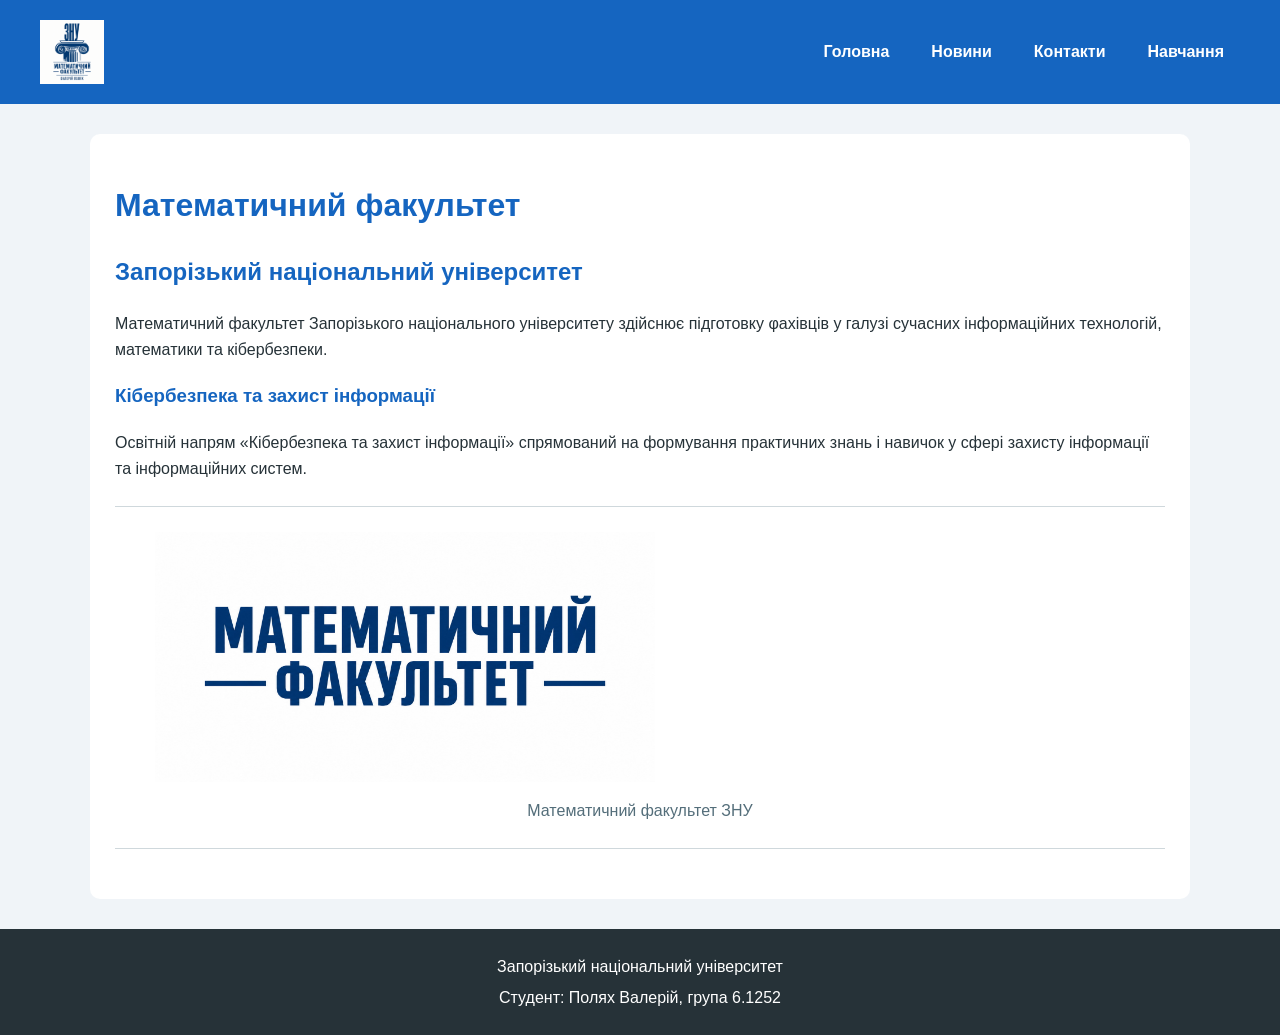
<file: index.html>
<!DOCTYPE html>
<html lang="uk">
<head>
    <meta charset="UTF-8">
    <meta name="viewport" content="width=device-width, initial-scale=1.0">
    <title>Запорізький національний університет</title>
    <link rel="shortcut icon" href="./image/favicon.ico" type="image/x-icon">
    <link rel="stylesheet" href="./css/style.css">
</head>
<body>

    <header>
        <img src="./image/logo.png"
             alt="Логотип Запорізького національного університету"
             width="64"
             height="64">

        <nav>
            <a href="index.html">Головна</a>
            <a href="news.html">Новини</a>
            <a href="contacts.html">Контакти</a>
            <a href="education.html">Навчання</a>
        </nav>
    </header>

    <main>
        <h1>Математичний факультет</h1>
        <h2>Запорізький національний університет</h2>
        
        <p>
            Математичний факультет Запорізького національного університету 
            здійснює підготовку φахівців у галузі сучасних інформаційних 
            технологій, математики та кібербезпеки.
        </p>

        <h3>Кібербезпека та захист інформації</h3>
        
        <p>
            Освітній напрям «Кібербезпека та захист інформації» спрямований 
            на формування практичних знань і навичок у сфері захисту 
            інформації та інформаційних систем.
        </p>

        <hr>

        <figure>
            <img src="./image/faculty.jpg"
                 alt="Математичний факультет Запорізького національного університету"
                 width="500">
            <figcaption>Математичний факультет ЗНУ</figcaption>
        </figure>

        <hr>
    </main>

    <footer>
        <p>Запорізький національний університет</p>
        <p>Студент: Полях Валерій, група 6.1252</p>
    </footer>

</body>
</html>
</file>
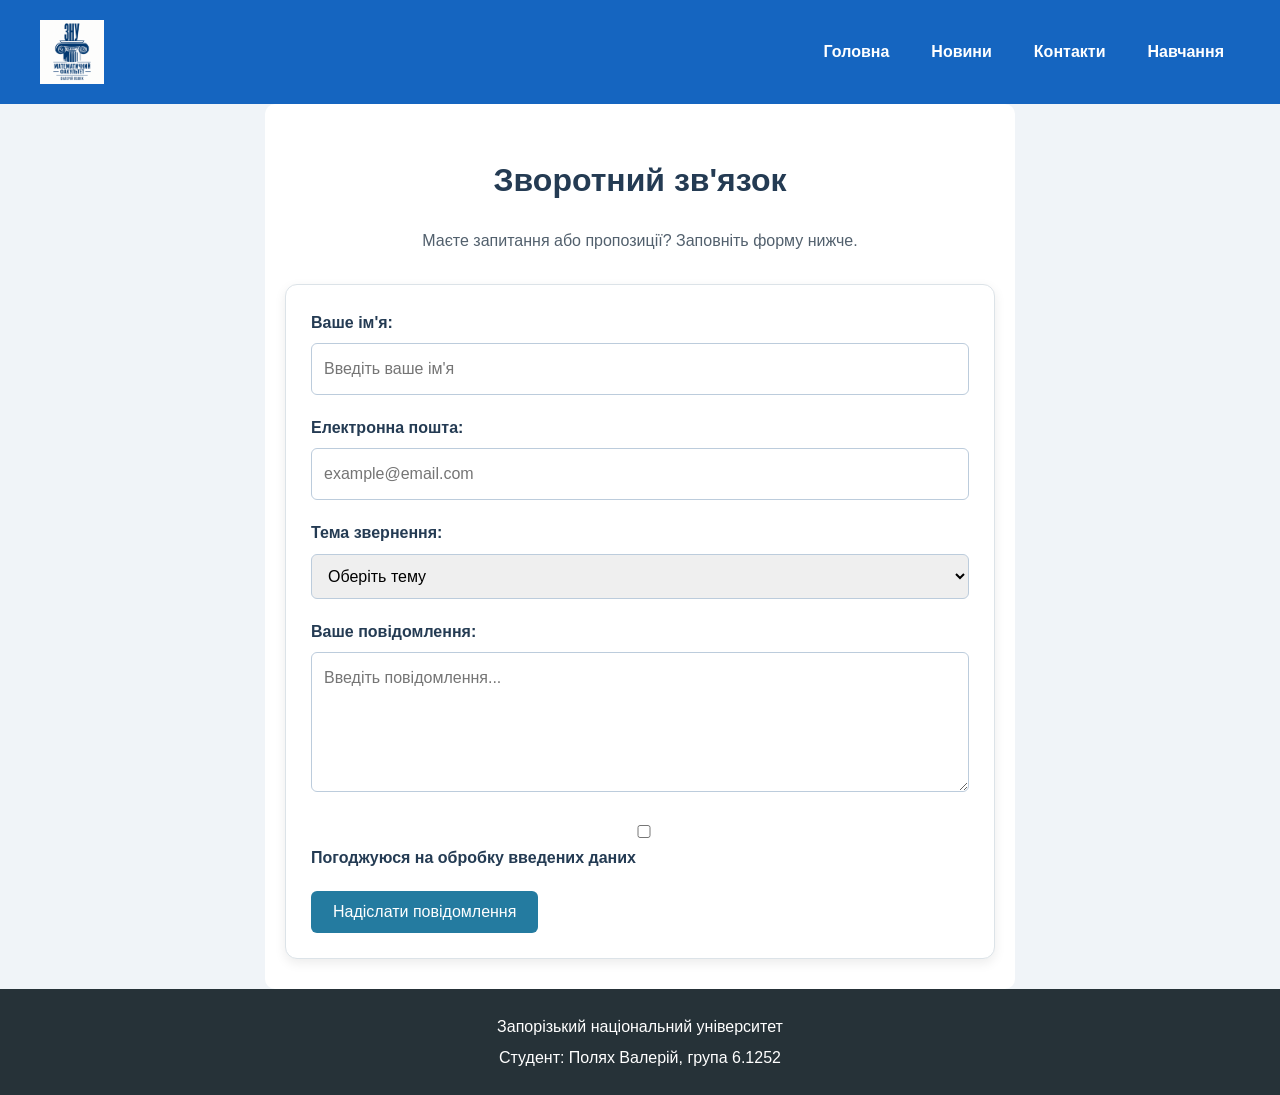
<file: contacts.html>
<!DOCTYPE html>
<html lang="uk">
<head>
    <meta charset="UTF-8">
    <meta name="viewport" content="width=device-width, initial-scale=1.0">
    <title>Контакти — ЗНУ</title>
    <link rel="stylesheet" href="./css/style.css">

    <style>
        main {
            max-width: 750px;
            margin: 0 auto;
            padding: 30px 20px;
        }

        h1 {
            text-align: center;
            color: #243b53;
        }

        .contact-description {
            text-align: center;
            color: #52606d;
            line-height: 1.6;
        }

        .contact-form {
            margin-top: 30px;
            padding: 25px;
            background: white;
            border: 1px solid #dce3e8;
            border-radius: 12px;
            box-shadow: 0 4px 12px rgba(0, 0, 0, 0.08);
        }

        .form-group {
            margin-bottom: 20px;
        }

        label {
            display: block;
            margin-bottom: 8px;
            color: #243b53;
            font-weight: bold;
        }

        input, select, textarea {
            box-sizing: border-box;
            width: 100%;
            padding: 12px;
            border: 1px solid #bcccdc;
            border-radius: 6px;
            font: inherit;
        }

        textarea {
            min-height: 140px;
            resize: vertical;
        }

        input:focus, select:focus, textarea:focus {
            outline: 2px solid #247ba0;
            border-color: #247ba0;
        }

        button {
            padding: 12px 22px;
            border: none;
            border-radius: 6px;
            background: #247ba0;
            color: white;
            font-size: 16px;
            cursor: pointer;
        }

        button:hover {
            background: #155d7a;
        }
    </style>
</head>
<body>

<header>
    <img src="./image/logo.png" alt="Логотип ЗНУ" width="64" height="64">
    <nav>
        <a href="index.html">Головна</a>
        <a href="news.html">Новини</a>
        <a href="contacts.html">Контакти</a>
        <a href="education.html">Навчання</a>
    </nav>
</header>

<main>
    <h1>Зворотний зв'язок</h1>

    <p class="contact-description">
        Маєте запитання або пропозиції?
        Заповніть форму нижче.
    </p>

    <form class="contact-form" action="#" method="post">

        <div class="form-group">
            <label for="name">Ваше ім'я:</label>
            <input type="text" id="name" name="name"
                   placeholder="Введіть ваше ім'я" required>
        </div>

        <div class="form-group">
            <label for="email">Електронна пошта:</label>
            <input type="email" id="email" name="email"
                   placeholder="example@email.com" required>
        </div>

        <div class="form-group">
            <label for="subject">Тема звернення:</label>
            <select id="subject" name="subject" required>
                <option value="">Оберіть тему</option>
                <option value="education">Навчання</option>
                <option value="technical">Технічне питання</option>
                <option value="other">Інше</option>
            </select>
        </div>

        <div class="form-group">
            <label for="message">Ваше повідомлення:</label>
            <textarea id="message" name="message"
                      placeholder="Введіть повідомлення..."
                      required></textarea>
        </div>

        <div class="form-group">
            <label>
                <input type="checkbox" name="agreement" required>
                Погоджуюся на обробку введених даних
            </label>
        </div>

        <button type="submit">Надіслати повідомлення</button>
    </form>
</main>

<footer>
    <p>Запорізький національний університет</p>
    <p>Студент: Полях Валерій, група 6.1252</p>
</footer>

</body>
</html>
</file>
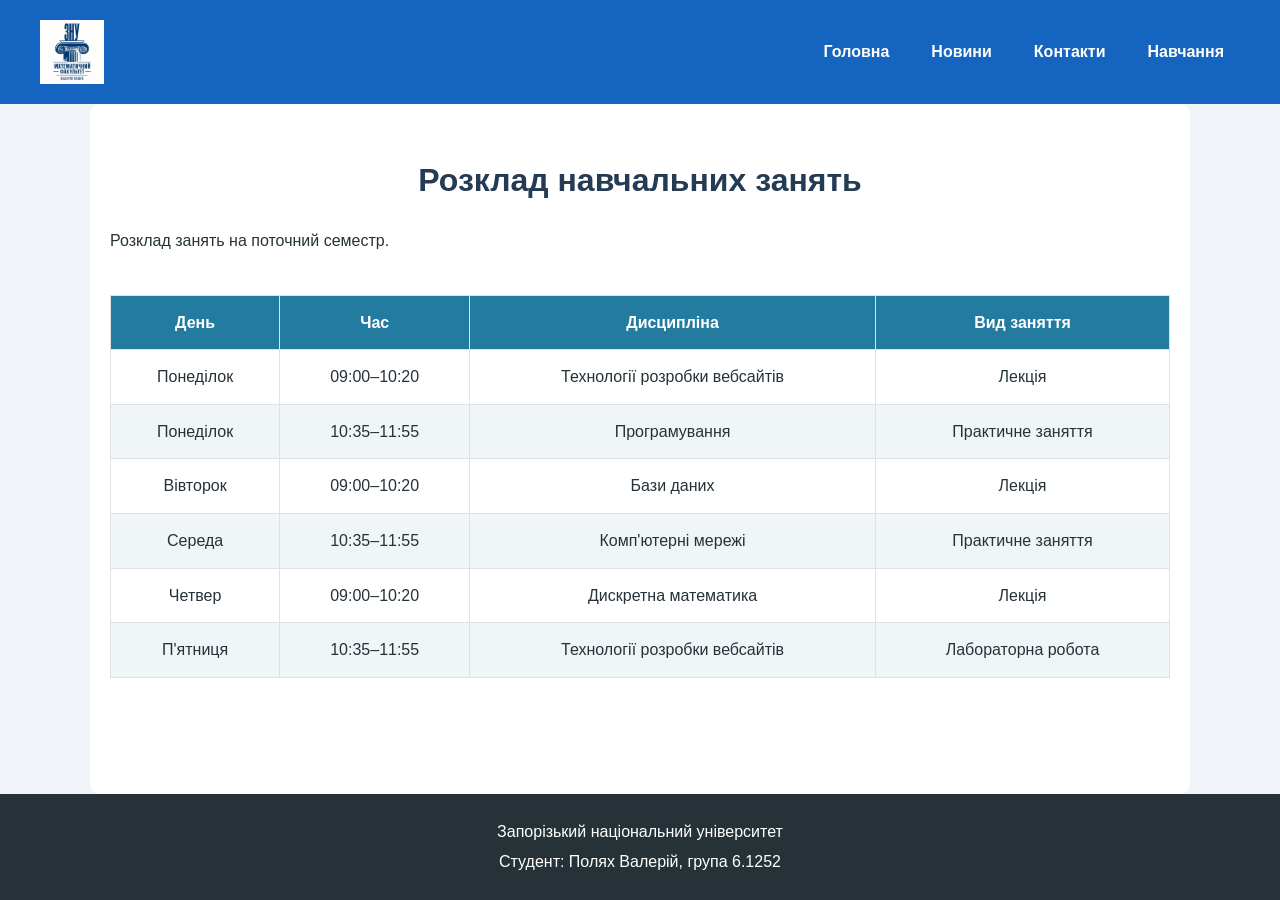
<file: education.html>
<!DOCTYPE html>
<html lang="uk">
<head>
    <meta charset="UTF-8">
    <meta name="viewport" content="width=device-width, initial-scale=1.0">
    <title>Навчання — ЗНУ</title>
    <link rel="stylesheet" href="./css/style.css">

    <style>
        main {
            max-width: 1100px;
            margin: 0 auto;
            padding: 30px 20px;
        }

        h1 {
            text-align: center;
            color: #243b53;
        }

        .table-wrapper {
            overflow-x: auto;
        }

        table {
            width: 100%;
            border-collapse: collapse;
            margin-top: 25px;
            background: white;
        }

        th, td {
            border: 1px solid #dce3e8;
            padding: 14px;
            text-align: center;
        }

        th {
            background: #247ba0;
            color: white;
        }

        tbody tr:nth-child(even) {
            background: #f0f6f8;
        }

        tbody tr:hover {
            background: #e1f1f7;
        }
    </style>
</head>
<body>

<header>
    <img src="./image/logo.png" alt="Логотип ЗНУ" width="64" height="64">
    <nav>
        <a href="index.html">Головна</a>
        <a href="news.html">Новини</a>
        <a href="contacts.html">Контакти</a>
        <a href="education.html">Навчання</a>
    </nav>
</header>

<main>
    <h1>Розклад навчальних занять</h1>
    <p>Розклад занять на поточний семестр.</p>

    <div class="table-wrapper">
        <table>
            <thead>
                <tr>
                    <th>День</th>
                    <th>Час</th>
                    <th>Дисципліна</th>
                    <th>Вид заняття</th>
                </tr>
            </thead>
            <tbody>
                <tr>
                    <td>Понеділок</td>
                    <td>09:00–10:20</td>
                    <td>Технології розробки вебсайтів</td>
                    <td>Лекція</td>
                </tr>
                <tr>
                    <td>Понеділок</td>
                    <td>10:35–11:55</td>
                    <td>Програмування</td>
                    <td>Практичне заняття</td>
                </tr>
                <tr>
                    <td>Вівторок</td>
                    <td>09:00–10:20</td>
                    <td>Бази даних</td>
                    <td>Лекція</td>
                </tr>
                <tr>
                    <td>Середа</td>
                    <td>10:35–11:55</td>
                    <td>Комп'ютерні мережі</td>
                    <td>Практичне заняття</td>
                </tr>
                <tr>
                    <td>Четвер</td>
                    <td>09:00–10:20</td>
                    <td>Дискретна математика</td>
                    <td>Лекція</td>
                </tr>
                <tr>
                    <td>П'ятниця</td>
                    <td>10:35–11:55</td>
                    <td>Технології розробки вебсайтів</td>
                    <td>Лабораторна робота</td>
                </tr>
            </tbody>
        </table>
    </div>
</main>

<footer>
    <p>Запорізький національний університет</p>
    <p>Студент: Полях Валерій, група 6.1252</p>
</footer>

</body>
</html>
</file>
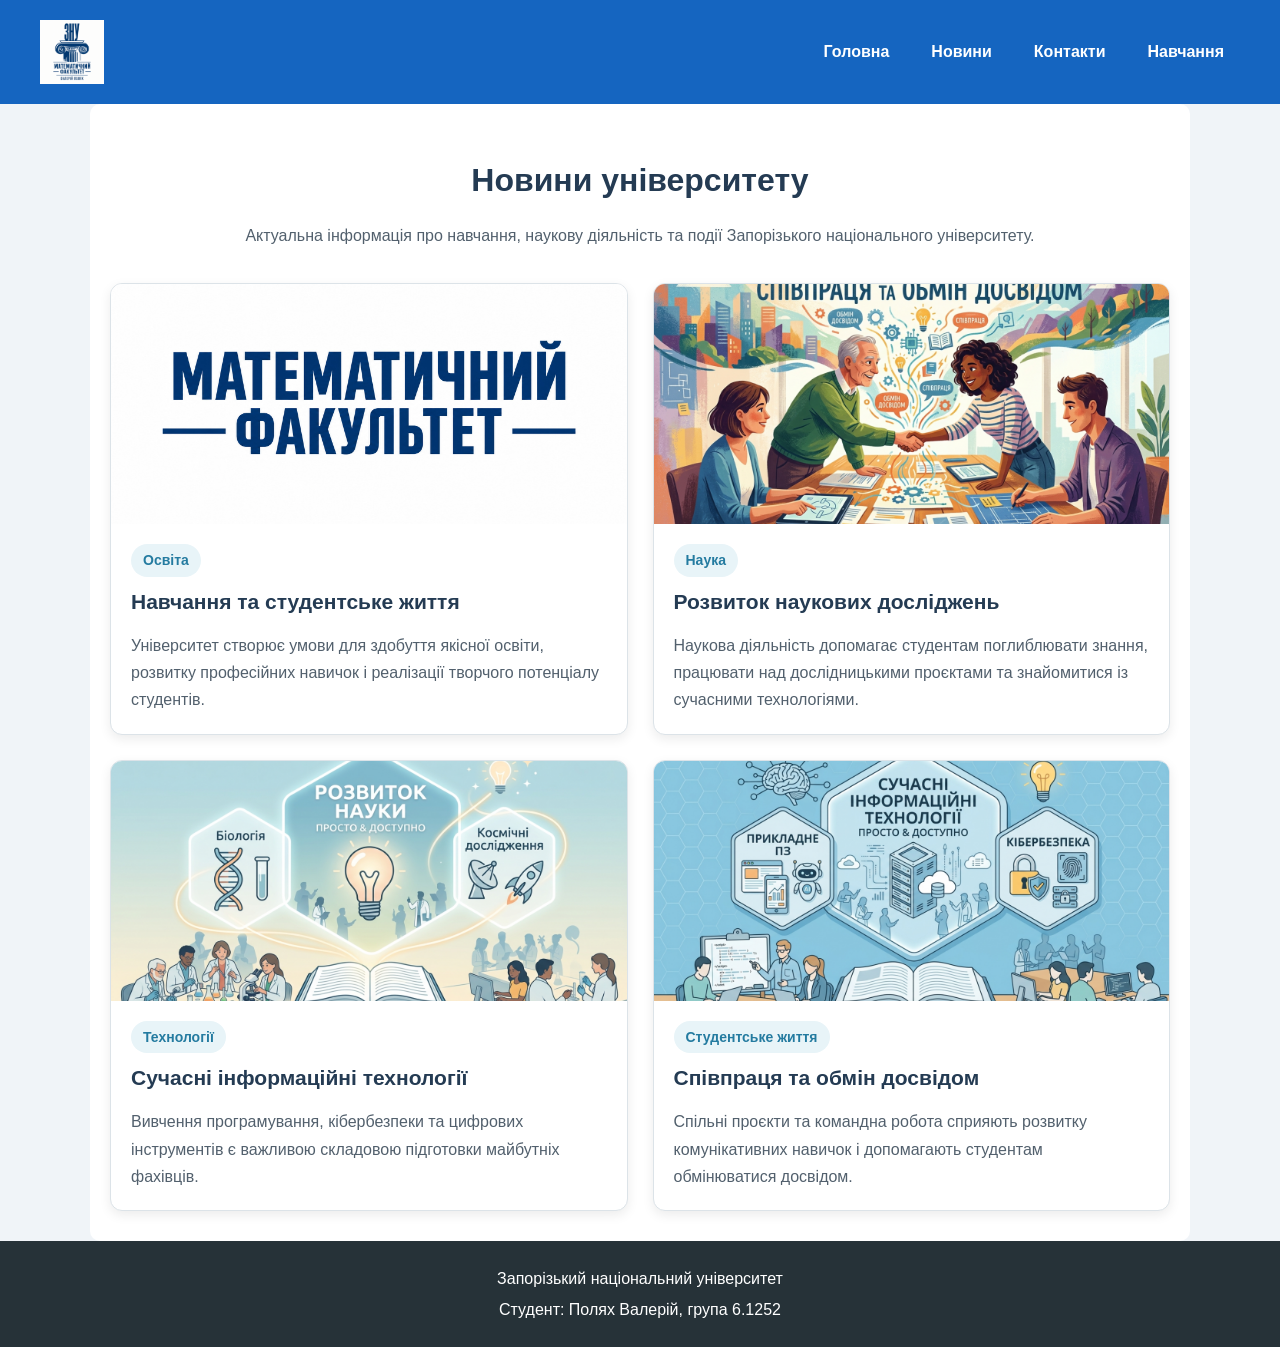
<file: news.html>
<!DOCTYPE html>
<html lang="uk">
<head>
    <meta charset="UTF-8">
    <meta name="viewport" content="width=device-width, initial-scale=1.0">

    <title>Новини — ЗНУ</title>

    <!-- Підключення стилів -->
    <link rel="stylesheet" href="./css/style.css">

    <style>
        /* Основний блок новин */
        main {
            max-width: 1100px;
            margin: 0 auto;
            padding: 30px 20px;
        }

        main > h1 {
            text-align: center;
            color: #243b53;
            margin-bottom: 15px;
        }

        main > p {
            text-align: center;
            color: #52606d;
            line-height: 1.6;
            margin-bottom: 35px;
        }

        /* Сітка карток */
        .news-grid {
            display: grid;
            grid-template-columns: repeat(2, minmax(0, 1fr));
            gap: 25px;
        }

        /* Картка новини */
        .news-card {
            overflow: hidden;
            border: 1px solid #dce3e8;
            border-radius: 12px;
            background: #ffffff;
            box-shadow: 0 4px 12px rgba(0, 0, 0, 0.08);
            transition: transform 0.3s, box-shadow 0.3s;
        }

        .news-card:hover {
            transform: translateY(-5px);
            box-shadow: 0 8px 20px rgba(0, 0, 0, 0.13);
        }

        /* Фотографії новин */
        .news-card img {
            display: block;
            width: 100%;
            height: 240px;
            object-fit: cover;
        }

        /* Текст картки */
        .news-card-content {
            padding: 20px;
        }

        .news-card h2 {
            margin: 10px 0;
            color: #243b53;
            font-size: 21px;
            line-height: 1.4;
        }

        .news-card-content > p:last-child {
            color: #52606d;
            font-size: 16px;
            line-height: 1.7;
            margin-bottom: 0;
        }

        .news-date {
            display: inline-block;
            margin: 0;
            padding: 5px 12px;
            border-radius: 20px;
            background: #e8f4f8;
            color: #247ba0;
            font-size: 14px;
            font-weight: bold;
        }

        /* Адаптація для телефонів */
        @media (max-width: 650px) {
            .news-grid {
                grid-template-columns: 1fr;
            }

            .news-card img {
                height: 220px;
            }

            main {
                padding: 20px 15px;
            }
        }
    </style>
</head>

<body>

    <!-- Шапка сайту -->
    <header>
        <img src="./image/logo.png"
             alt="Логотип ЗНУ"
             width="64"
             height="64">

        <nav>
            <a href="index.html">Головна</a>
            <a href="news.html">Новини</a>
            <a href="contacts.html">Контакти</a>
            <a href="education.html">Навчання</a>
        </nav>
    </header>

    <!-- Основний вміст -->
    <main>
        <h1>Новини університету</h1>

        <p>
            Актуальна інформація про навчання, наукову діяльність
            та події Запорізького національного університету.
        </p>

        <div class="news-grid">

            <!-- Новина 1 -->
            <article class="news-card">
                <img src="./image/faculty.jpg"
                     alt="Будівля університету">

                <div class="news-card-content">
                    <p class="news-date">Освіта</p>

                    <h2>Навчання та студентське життя</h2>

                    <p>
                        Університет створює умови для здобуття якісної
                        освіти, розвитку професійних навичок і реалізації
                        творчого потенціалу студентів.
                    </p>
                </div>
            </article>

            <!-- Новина 2 -->
            <article class="news-card">
                <img src="./image/news2.jpg"
                     alt="Наукова діяльність">

                <div class="news-card-content">
                    <p class="news-date">Наука</p>

                    <h2>Розвиток наукових досліджень</h2>

                    <p>
                        Наукова діяльність допомагає студентам
                        поглиблювати знання, працювати над дослідницькими
                        проєктами та знайомитися із сучасними технологіями.
                    </p>
                </div>
            </article>

            <!-- Новина 3 -->
            <article class="news-card">
                <img src="./image/news3.jpg"
                     alt="Інформаційні технології">

                <div class="news-card-content">
                    <p class="news-date">Технології</p>

                    <h2>Сучасні інформаційні технології</h2>

                    <p>
                        Вивчення програмування, кібербезпеки та цифрових
                        інструментів є важливою складовою підготовки
                        майбутніх фахівців.
                    </p>
                </div>
            </article>

            <!-- Новина 4 -->
            <article class="news-card">
                <img src="./image/news4.jpg"
                     alt="Студентська співпраця">

                <div class="news-card-content">
                    <p class="news-date">Студентське життя</p>

                    <h2>Співпраця та обмін досвідом</h2>

                    <p>
                        Спільні проєкти та командна робота сприяють
                        розвитку комунікативних навичок і допомагають
                        студентам обмінюватися досвідом.
                    </p>
                </div>
            </article>

        </div>
    </main>

    <!-- Підвал сайту -->
    <footer>
        <p>Запорізький національний університет</p>
        <p>Студент: Полях Валерій, група 6.1252</p>
    </footer>

</body>
</html>
</file>
<file: css/style.css>
/* Основні стилі вебсайту */

* {
    box-sizing: border-box;
}

html {
    min-height: 100%;
}

body {
    margin: 0;
    padding: 0;
    min-height: 100vh;
    display: flex;
    flex-direction: column;

    font-family: Arial, sans-serif;
    font-size: 16px;
    line-height: 1.6;
    color: #263238;
    background-color: #f0f4f8;
}

/* Верхня частина сайту */
header {
    display: flex;
    align-items: center;
    justify-content: space-between;
    gap: 20px;
    background-color: #1565c0;
    color: #ffffff;
    padding: 20px 40px;
}

/* Логотип */
header img {
    width: 64px;
    height: 64px;
    object-fit: contain;
}

/* Навігаційне меню */
nav {
    display: flex;
    align-items: center;
    justify-content: center;
    gap: 10px;
    flex-wrap: wrap;
}

/* Посилання меню */
nav a {
    display: block;
    color: #ffffff;
    text-decoration: none;
    font-size: 16px;
    font-weight: bold;
    padding: 10px 16px;
    border-radius: 6px;
    transition: background-color 0.3s, color 0.3s;
}

/* Ефект наведення на меню */
nav a:hover {
    background-color: #0d47a1;
    color: #ffffff;
}

/* Основний вміст сторінки */
main {
    width: calc(100% - 40px);
    max-width: 1100px;
    margin: 30px auto;
    padding: 25px;
    background-color: #ffffff;
    border-radius: 10px;

    /* Допомагає розташувати footer внизу */
    flex: 1 0 auto;
}

/* Заголовки */
h1,
h2,
h3 {
    color: #1565c0;
}

/* Посилання в основному вмісті */
main a {
    color: #1565c0;
    text-decoration: none;
}

main a:hover {
    color: #ef6c00;
}

/* Зображення */
img {
    max-width: 100%;
    height: auto;
}

/* Підписи до зображень */
figcaption {
    text-align: center;
    color: #546e7a;
    margin-top: 8px;
}

/* Горизонтальна лінія */
hr {
    border: none;
    border-top: 1px solid #cfd8dc;
    margin: 25px 0;
}

/* Нижня частина сайту */
footer {
    width: 100%;
    margin-top: auto;
    background-color: #263238;
    color: #ffffff;
    text-align: center;
    padding: 20px;
    flex-shrink: 0;
}

footer p {
    margin: 5px 0;
}

/* Адаптація для телефонів */
@media (max-width: 600px) {
    header {
        flex-direction: column;
        padding: 15px;
    }

    nav {
        width: 100%;
        flex-direction: column;
        gap: 5px;
    }

    nav a {
        width: 100%;
        text-align: center;
    }

    main {
        width: auto;
        margin: 15px;
        padding: 15px;
    }

    figure img {
        width: 100%;
    }
}
</file>
